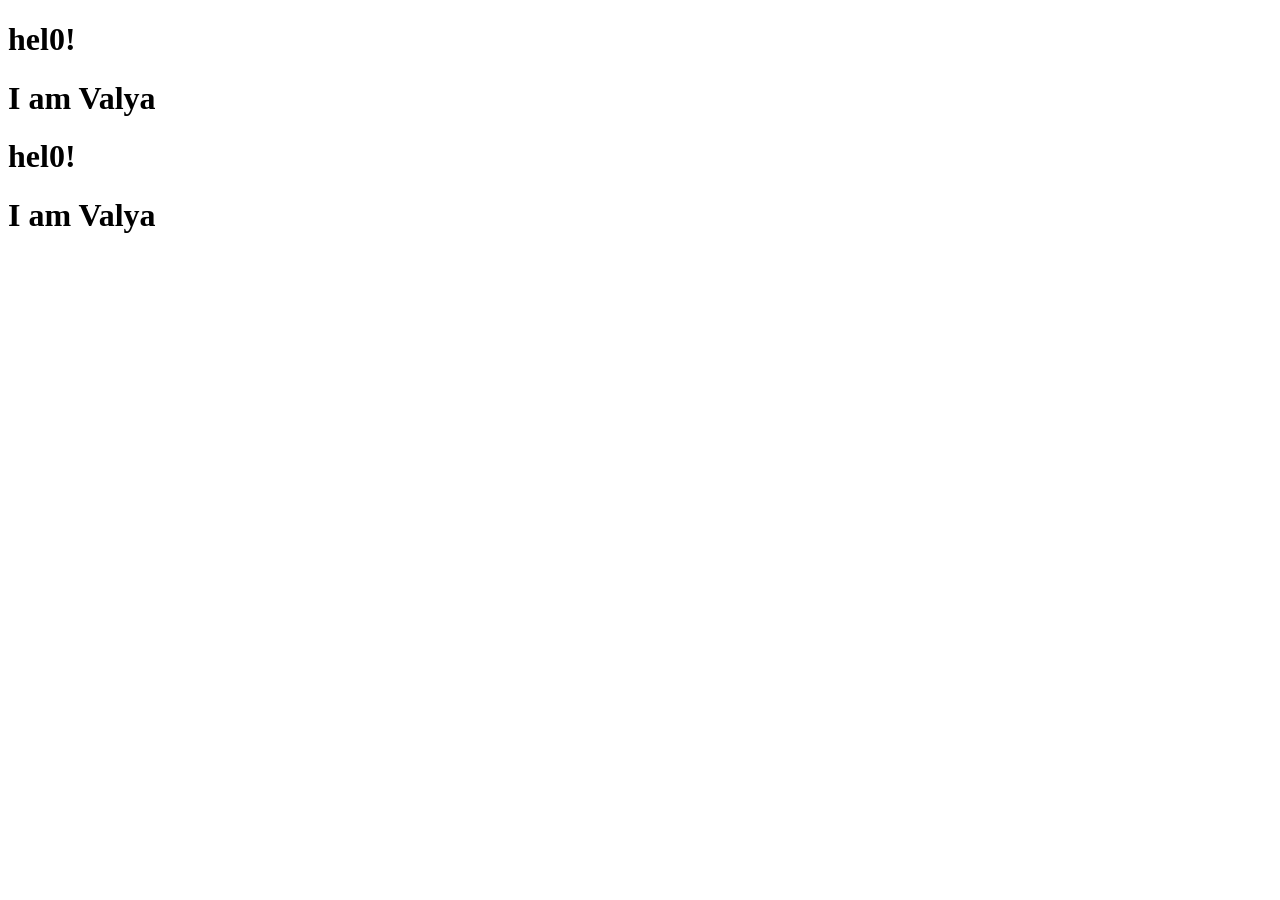
<file: лаб 1/index.html>
<!DOCTYPE html>
<html lang="en">

<head>
    <meta charset="UTF-8">
    <meta name="viewport" content="width=device-width, initial-scale=1.0">
    <title>book shop</title>
</head>

<body>
    <header>
        <h1>hel0!</h1>
        <h1>I am Valya</h1>
    </header>
    <main>
        <h1>hel0!</h1>
        <h1>I am Valya</h1>
    </main>
</body>

</html>
</file>
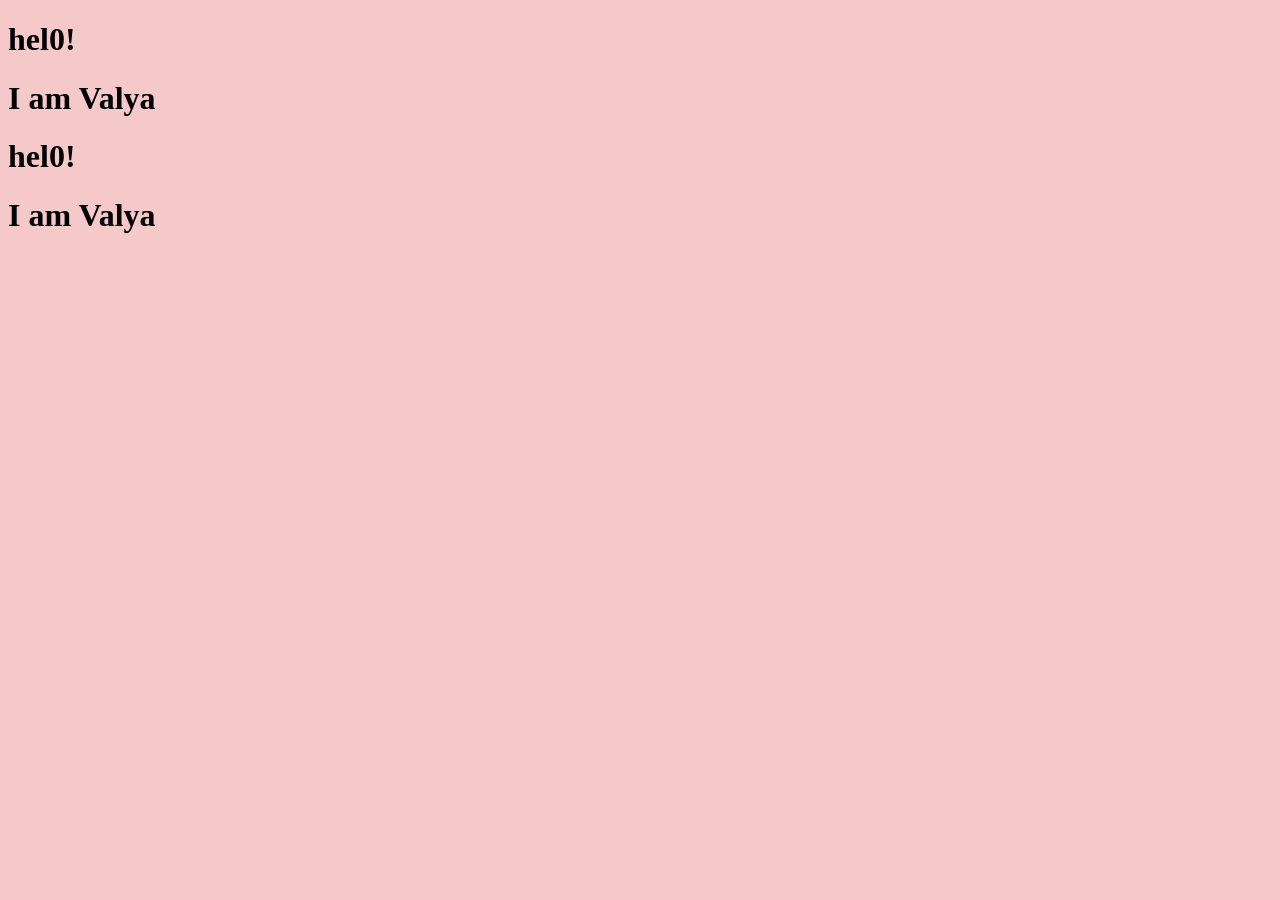
<file: лаб 2/index.html>
<!DOCTYPE html>
<html lang="en">

<head>
    <meta charset="UTF-8">
    <meta name="viewport" content="width=device-width, initial-scale=1.0">
    <link rel="stylesheet" href="styles.css">
    <title>book shop</title>
</head>

<body>
    <header>
        <h1>hel0!</h1>
        <h1>I am Valya</h1>
    </header>
    <main>
        <h1>hel0!</h1>
        <h1>I am Valya</h1>
    </main>
</body>

</html>
</file>
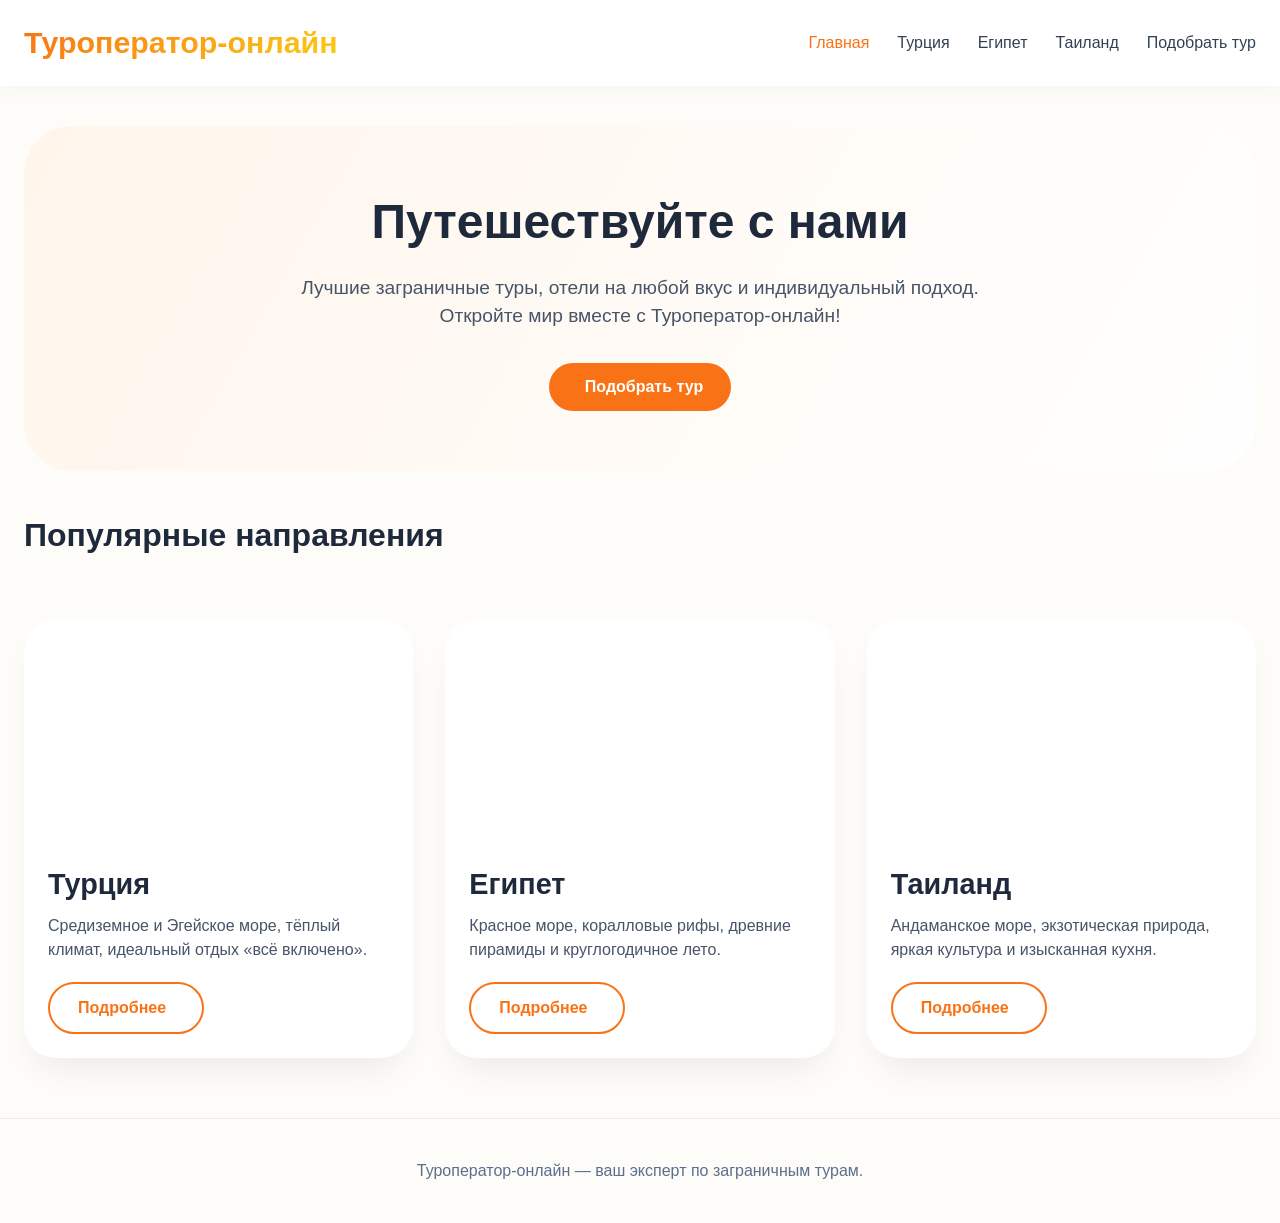
<file: лаб 1/1. главная.html>
<!DOCTYPE html>
<html lang="ru">
<head>
    <meta charset="UTF-8">
    <meta name="viewport" content="width=device-width, initial-scale=1.0">
    <title>Туроператор-онлайн | Главная</title>
    <style>
        * {
            margin: 0;
            padding: 0;
            box-sizing: border-box;
        }
        body {
            font-family: 'Inter', sans-serif;
            background: #fefcf9;
            color: #1e293b;
            line-height: 1.5;
        }
        .container {
            max-width: 1280px;
            margin: 0 auto;
            padding: 0 24px;
        }
        /* Шапка */
        header {
            background: white;
            box-shadow: 0 4px 20px rgba(0,0,0,0.03);
            position: sticky;
            top: 0;
            z-index: 100;
        }
        .navbar {
            display: flex;
            justify-content: space-between;
            align-items: center;
            padding: 20px 0;
            flex-wrap: wrap;
            gap: 20px;
        }
        .logo {
            font-size: 1.9rem;
            font-weight: 800;
            background: linear-gradient(135deg, #f97316, #facc15);
            -webkit-background-clip: text;
            background-clip: text;
            color: transparent;
        }
        .nav-links {
            display: flex;
            gap: 28px;
            list-style: none;
            flex-wrap: wrap;
        }
        .nav-links a {
            text-decoration: none;
            font-weight: 500;
            color: #334155;
            transition: 0.2s;
        }
        .nav-links a:hover, .nav-links a.active {
            color: #f97316;
        }
        /* Кнопки */
        .btn {
            display: inline-flex;
            align-items: center;
            gap: 8px;
            background: #f97316;
            color: white;
            font-weight: 600;
            padding: 12px 28px;
            border-radius: 40px;
            text-decoration: none;
            transition: all 0.3s;
            border: none;
            cursor: pointer;
        }
        .btn:hover {
            background: #ea580c;
            transform: translateY(-3px);
            box-shadow: 0 12px 20px rgba(249,115,22,0.25);
        }
        .btn-outline {
            background: transparent;
            border: 2px solid #f97316;
            color: #f97316;
        }
        .btn-outline:hover {
            background: #f97316;
            color: white;
        }
        /* Hero */
        .hero {
            background: linear-gradient(120deg, #fff5eb, #ffffff);
            border-radius: 48px;
            padding: 60px 40px;
            margin: 40px 0;
            text-align: center;
        }
        .hero h1 {
            font-size: 3rem;
            font-weight: 800;
            margin-bottom: 16px;
        }
        .hero p {
            font-size: 1.2rem;
            color: #475569;
            max-width: 700px;
            margin: 0 auto 32px;
        }
        /* Карточки стран */
        .countries-grid {
            display: grid;
            grid-template-columns: repeat(auto-fill, minmax(320px, 1fr));
            gap: 32px;
            margin: 60px 0;
        }
        .country-card {
            background: white;
            border-radius: 32px;
            overflow: hidden;
            box-shadow: 0 20px 35px -12px rgba(0,0,0,0.08);
            transition: 0.25s;
        }
        .country-card:hover {
            transform: translateY(-6px);
        }
        .card-img {
            height: 220px;
            background-size: cover;
            background-position: center;
        }
        .card-content {
            padding: 24px;
        }
        .card-content h3 {
            font-size: 1.8rem;
            margin-bottom: 8px;
        }
        .card-content p {
            color: #475569;
            margin-bottom: 20px;
        }
        .footer {
            text-align: center;
            padding: 40px 0;
            border-top: 1px solid #e9e9ef;
            margin-top: 60px;
            color: #5b6e8c;
        }
        @media (max-width: 768px) {
            .navbar { flex-direction: column; }
            .hero h1 { font-size: 2.2rem; }
        }
    </style>
</head>
<body>
<header>
    <div class="container">
        <div class="navbar">
            <div class="logo"><i class="fas fa-globe-americas"></i> Туроператор-онлайн</div>
            <ul class="nav-links">
                <li><a href="1. главная.html" class="active">Главная</a></li>
                <li><a href="2. Турция.html">Турция</a></li>
                <li><a href="3. Египет.html">Египет</a></li>
                <li><a href="4. Таиланд.html">Таиланд</a></li>
                <li><a href="5. Форма.html">Подобрать тур</a></li>
            </ul>
        </div>
    </div>
</header>

<main class="container">
    <div class="hero">
        <h1>Путешествуйте с нами</h1>
        <p>Лучшие заграничные туры, отели на любой вкус и индивидуальный подход. Откройте мир вместе с Туроператор-онлайн!</p>
        <a href="5. Форма.html" class="btn"><i class="fas fa-search"></i> Подобрать тур</a>
    </div>

    <h2 style="font-size: 2rem; margin-bottom: 24px;">Популярные направления</h2>
    <div class="countries-grid">
        <div class="country-card">
            <div class="card-img" style="background-image: url('https://avatars.mds.yandex.net/i?id=a7f4e8a0b67522e751880e9a002fef5c_l-4623308-images-thumbs&n=13');"></div>
            <div class="card-content">
                <h3>Турция</h3>
                <p>Средиземное и Эгейское море, тёплый климат, идеальный отдых «всё включено».</p>
                <a href="2. Турция.html" class="btn-outline btn">Подробнее <i class="fas fa-arrow-right"></i></a>
            </div>
        </div>
        <div class="country-card">
            <div class="card-img" style="background-image: url('https://www.flagman-travel.ru/upload/resize_cache/iblock/d02/1200_630_1/5epr5g0s2va2vqumv60ow3mzbdmqqspf.jpeg');"></div>
            <div class="card-content">
                <h3>Египет</h3>
                <p>Красное море, коралловые рифы, древние пирамиды и круглогодичное лето.</p>
                <a href="3. Египет.html" class="btn-outline btn">Подробнее <i class="fas fa-arrow-right"></i></a>
            </div>
        </div>
        <div class="country-card">
            <div class="card-img" style="background-image: url('https://i.pinimg.com/736x/1e/72/3c/1e723ce8b7f067c08e9da2542fea005e.jpg');"></div>
            <div class="card-content">
                <h3>Таиланд</h3>
                <p>Андаманское море, экзотическая природа, яркая культура и изысканная кухня.</p>
                <a href="4. Таиланд.html" class="btn-outline btn">Подробнее <i class="fas fa-arrow-right"></i></a>
            </div>
        </div>
    </div>
</main>

<div class="footer">
    <div class="container">
        <p>Туроператор-онлайн — ваш эксперт по заграничным турам.</p>
    </div>
</div>
</body>
</html>
</file>
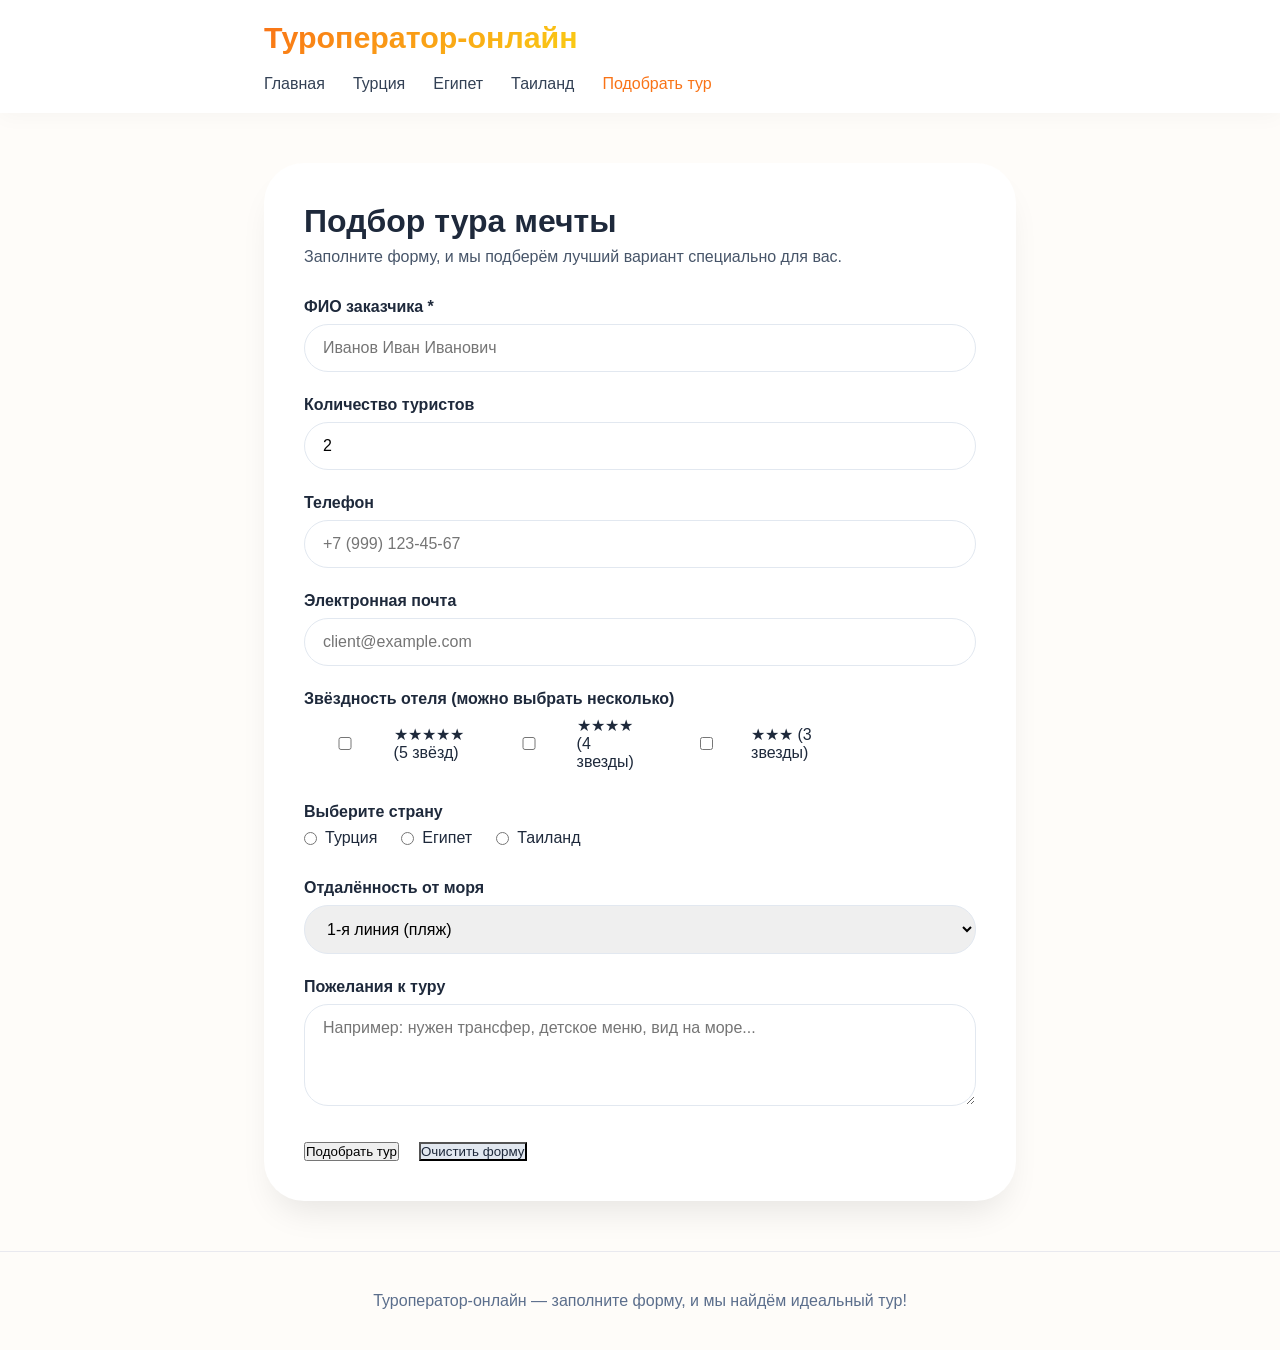
<file: лаб 1/5. Форма.html>
<!DOCTYPE html>
<html lang="ru">
<head>
    <meta charset="UTF-8">
    <meta name="viewport" content="width=device-width, initial-scale=1.0">
    <title>Подбор тура | Туроператор-онлайн</title>
    <style>
        * { margin: 0; padding: 0; box-sizing: border-box; }
        body { font-family: 'Inter', sans-serif; background: #fefcf9; color: #1e293b; }
        .container { max-width: 800px; margin: 0 auto; padding: 0 24px; }
        header { background: white; box-shadow: 0 4px 20px rgba(0,0,0,0.03); position: sticky; top: 0; z-index: 100; }
        .navbar { display: flex; justify-content: space-between; align-items: center; padding: 20px 0; flex-wrap: wrap; gap: 20px; }
        .logo { font-size: 1.9rem; font-weight: 800; background: linear-gradient(135deg, #f97316, #facc15); -webkit-background-clip: text; background-clip: text; color: transparent; }
        .nav-links { display: flex; gap: 28px; list-style: none; flex-wrap: wrap; }
        .nav-links a { text-decoration: none; font-weight: 500; color: #334155; transition: 0.2s; }
        .nav-links a:hover, .nav-links a.active { color: #f97316; }
        .form-card { background: white; border-radius: 40px; padding: 40px; margin: 50px 0; box-shadow: 0 20px 35px -12px rgba(0,0,0,0.1); }
        .form-group { margin-bottom: 24px; }
        label { font-weight: 600; display: block; margin-bottom: 8px; color: #1e293b; }
        input, select, textarea { width: 100%; padding: 14px 18px; border: 1px solid #e2e8f0; border-radius: 24px; font-family: inherit; font-size: 1rem; transition: 0.2s; }
        input:focus, select:focus, textarea:focus { outline: none; border-color: #f97316; box-shadow: 0 0 0 3px rgba(249,115,22,0.1); }
        .checkbox-group, .radio-group { display: flex; gap: 24px; flex-wrap: wrap; margin-top: 8px; }
        .checkbox-group label, .radio-group label { display: flex; align-items: center; gap: 8px; font-weight: normal; cursor: pointer; }
        .btn-group { display: flex; gap: 20px; flex-wrap: wrap; margin-top: 32px; }
        .btn-reset { background: #e2e8f0; color: #1e293b; }
        .btn-reset:hover { background: #cbd5e1; transform: none; box-shadow: none; }
        .footer { text-align: center; padding: 40px 0; border-top: 1px solid #e9e9ef; margin-top: 40px; color: #5b6e8c; }
        @media (max-width: 640px) { .form-card { padding: 24px; } }
    </style>
</head>
<body>
<header>
    <div class="container">
        <div class="navbar">
            <div class="logo"><i class="fas fa-globe-americas"></i> Туроператор-онлайн</div>
            <ul class="nav-links">
                <li><a href="1. главная.html">Главная</a></li>
                <li><a href="2. Турция.html">Турция</a></li>
                <li><a href="3. Египет.html">Египет</a></li>
                <li><a href="4. Таиланд.html">Таиланд</a></li>
                <li><a href="5. Форма.html" class="active">Подобрать тур</a></li>
            </ul>
        </div>
    </div>
</header>

<main class="container">
    <div class="form-card">
        <h2 style="font-size: 2rem; margin-bottom: 8px;"><i class="fas fa-search"></i> Подбор тура мечты</h2>
        <p style="margin-bottom: 32px; color: #475569;">Заполните форму, и мы подберём лучший вариант специально для вас.</p>

        <form id="tourForm">
            <!-- ФИО заказчика -->
            <div class="form-group">
                <label>ФИО заказчика *</label>
                <input type="text" id="fio" placeholder="Иванов Иван Иванович" required>
            </div>
            <!-- Количество туристов -->
            <div class="form-group">
                <label>Количество туристов</label>
                <input type="number" id="tourists" min="1" value="2">
            </div>
            <!-- Телефон -->
            <div class="form-group">
                <label>Телефон</label>
                <input type="tel" id="phone" placeholder="+7 (999) 123-45-67">
            </div>
            <!-- Email -->
            <div class="form-group">
                <label>Электронная почта</label>
                <input type="email" id="email" placeholder="client@example.com">
            </div>

            <!-- флажки: звездность отеля (5,4,3) -->
            <div class="form-group">
                <label>Звёздность отеля (можно выбрать несколько)</label>
                <div class="checkbox-group">
                    <label><input type="checkbox" name="stars" value="5"> ★★★★★ (5 звёзд)</label>
                    <label><input type="checkbox" name="stars" value="4"> ★★★★ (4 звезды)</label>
                    <label><input type="checkbox" name="stars" value="3"> ★★★ (3 звезды)</label>
                </div>
            </div>

            <!-- селекторные переключатели: страна (radio) -->
            <div class="form-group">
                <label>Выберите страну</label>
                <div class="radio-group">
                    <label><input type="radio" name="country" value="Турция"> Турция</label>
                    <label><input type="radio" name="country" value="Египет"> Египет</label>
                    <label><input type="radio" name="country" value="Таиланд"> Таиланд</label>
                </div>
            </div>

            <!-- выпадающий список: отдаленность от моря -->
            <div class="form-group">
                <label>Отдалённость от моря</label>
                <select id="distance">
                    <option value="1-я линия">1-я линия (пляж)</option>
                    <option value="2-я линия">2-я линия (до 500 м)</option>
                    <option value="3-я линия">3-я линия (более 500 м)</option>
                </select>
            </div>

            <!-- многострочное поле: Пожелания к туру -->
            <div class="form-group">
                <label>Пожелания к туру</label>
                <textarea id="wishes" rows="4" placeholder="Например: нужен трансфер, детское меню, вид на море..."></textarea>
            </div>

            <!-- кнопки -->
            <div class="btn-group">
                <button type="button" class="btn" id="submitBtn"><i class="fas fa-plane-departure"></i> Подобрать тур</button>
                <button type="button" class="btn btn-reset" id="resetBtn"><i class="fas fa-undo-alt"></i> Очистить форму</button>
            </div>
        </form>
    </div>
</main>

<div class="footer">
    <div class="container">
        <p>Туроператор-онлайн — заполните форму, и мы найдём идеальный тур!</p>
    </div>
</div>

<script>
    // Функция очистки формы
    function resetForm() {
        document.getElementById('fio').value = '';
        document.getElementById('tourists').value = '2';
        document.getElementById('phone').value = '';
        document.getElementById('email').value = '';
        const checkboxes = document.querySelectorAll('input[name="stars"]');
        checkboxes.forEach(cb => cb.checked = false);
        const radios = document.querySelectorAll('input[name="country"]');
        radios.forEach(radio => radio.checked = false);
        document.getElementById('distance').selectedIndex = 0;
        document.getElementById('wishes').value = '';
    }

    // Функция сбора данных и вывода alert
    function submitForm() {
        const fio = document.getElementById('fio').value.trim();
        if (!fio) {
            alert('Пожалуйста, укажите ФИО заказчика.');
            return;
        }
        const tourists = document.getElementById('tourists').value;
        const phone = document.getElementById('phone').value;
        const email = document.getElementById('email').value;
        
        // выбранные звезды
        const starsChecked = Array.from(document.querySelectorAll('input[name="stars"]:checked')).map(cb => cb.value);
        const starsText = starsChecked.length ? starsChecked.join(', ') : 'не выбрано';
        
        // выбранная страна (radio)
        let selectedCountry = '';
        const countryRadio = document.querySelector('input[name="country"]:checked');
        if (countryRadio) selectedCountry = countryRadio.value;
        else selectedCountry = 'не выбрана';
        
        const distance = document.getElementById('distance').value;
        const wishes = document.getElementById('wishes').value;
        
        const message = `🔹 ЗАЯВКА НА ПОДБОР ТУРА 🔹
        \nФИО: ${fio}
        \nКол-во туристов: ${tourists}
        \nТелефон: ${phone || 'не указан'}
        \nEmail: ${email || 'не указан'}
        \nЗвёздность: ${starsText}
        \nСтрана: ${selectedCountry}
        \nУдалённость от моря: ${distance}
        \nПожелания: ${wishes || '—'}
        \n\nСпасибо! Менеджер свяжется с вами.`;
        
        alert(message);
    }
    
    document.getElementById('submitBtn').addEventListener('click', submitForm);
    document.getElementById('resetBtn').addEventListener('click', resetForm);
</script>
</body>
</html>
</file>
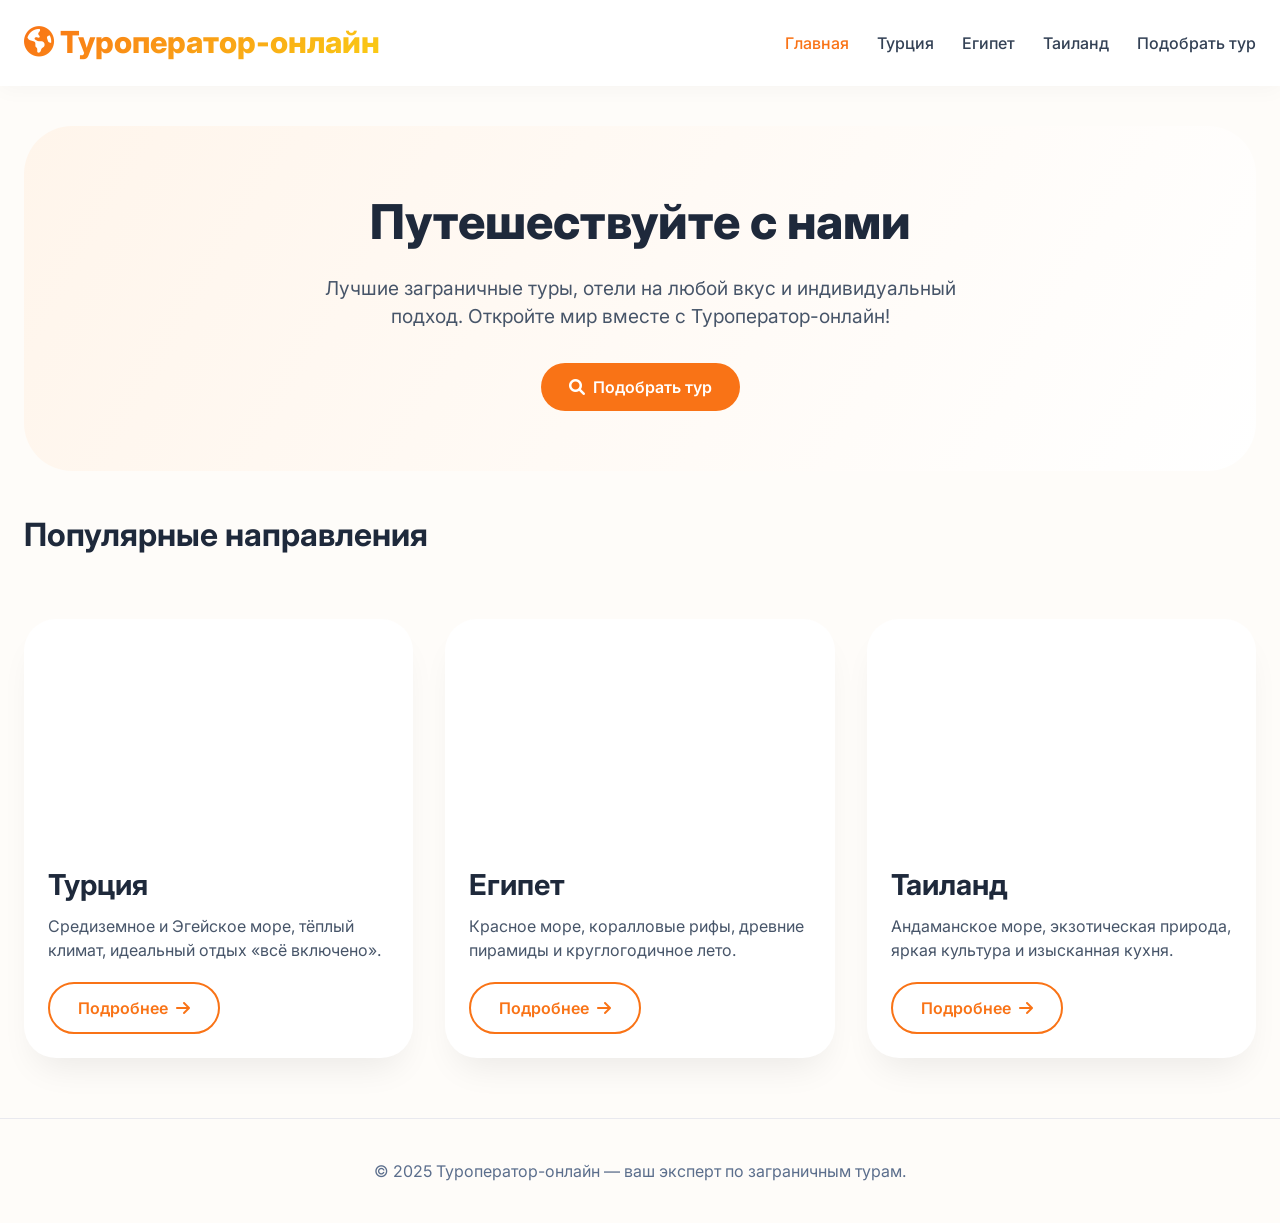
<file: лаб 1/главная.html>
<!DOCTYPE html>
<html lang="ru">
<head>
    <meta charset="UTF-8">
    <meta name="viewport" content="width=device-width, initial-scale=1.0">
    <title>Туроператор-онлайн</title>
    <link href="https://fonts.googleapis.com/css2?family=Inter:opsz,wght@14..32,300;400;500;600;700;800&display=swap" rel="stylesheet">
    <link rel="stylesheet" href="https://cdnjs.cloudflare.com/ajax/libs/font-awesome/6.0.0-beta3/css/all.min.css">
    <style>
        * {
            margin: 0;
            padding: 0;
            box-sizing: border-box;
        }
        body {
            font-family: 'Inter', sans-serif;
            background: #fefcf9;
            color: #1e293b;
            line-height: 1.5;
        }
        .container {
            max-width: 1280px;
            margin: 0 auto;
            padding: 0 24px;
        }
        /* Шапка */
        header {
            background: white;
            box-shadow: 0 4px 20px rgba(0,0,0,0.03);
            position: sticky;
            top: 0;
            z-index: 100;
        }
        .navbar {
            display: flex;
            justify-content: space-between;
            align-items: center;
            padding: 20px 0;
            flex-wrap: wrap;
            gap: 20px;
        }
        .logo {
            font-size: 1.9rem;
            font-weight: 800;
            background: linear-gradient(135deg, #f97316, #facc15);
            -webkit-background-clip: text;
            background-clip: text;
            color: transparent;
        }
        .nav-links {
            display: flex;
            gap: 28px;
            list-style: none;
            flex-wrap: wrap;
        }
        .nav-links a {
            text-decoration: none;
            font-weight: 500;
            color: #334155;
            transition: 0.2s;
        }
        .nav-links a:hover, .nav-links a.active {
            color: #f97316;
        }
        /* Кнопки */
        .btn {
            display: inline-flex;
            align-items: center;
            gap: 8px;
            background: #f97316;
            color: white;
            font-weight: 600;
            padding: 12px 28px;
            border-radius: 40px;
            text-decoration: none;
            transition: all 0.3s;
            border: none;
            cursor: pointer;
        }
        .btn:hover {
            background: #ea580c;
            transform: translateY(-3px);
            box-shadow: 0 12px 20px rgba(249,115,22,0.25);
        }
        .btn-outline {
            background: transparent;
            border: 2px solid #f97316;
            color: #f97316;
        }
        .btn-outline:hover {
            background: #f97316;
            color: white;
        }
        /* Hero */
        .hero {
            background: linear-gradient(120deg, #fff5eb, #ffffff);
            border-radius: 48px;
            padding: 60px 40px;
            margin: 40px 0;
            text-align: center;
        }
        .hero h1 {
            font-size: 3rem;
            font-weight: 800;
            margin-bottom: 16px;
        }
        .hero p {
            font-size: 1.2rem;
            color: #475569;
            max-width: 700px;
            margin: 0 auto 32px;
        }
        /* Карточки стран */
        .countries-grid {
            display: grid;
            grid-template-columns: repeat(auto-fill, minmax(320px, 1fr));
            gap: 32px;
            margin: 60px 0;
        }
        .country-card {
            background: white;
            border-radius: 32px;
            overflow: hidden;
            box-shadow: 0 20px 35px -12px rgba(0,0,0,0.08);
            transition: 0.25s;
        }
        .country-card:hover {
            transform: translateY(-6px);
        }
        .card-img {
            height: 220px;
            background-size: cover;
            background-position: center;
        }
        .card-content {
            padding: 24px;
        }
        .card-content h3 {
            font-size: 1.8rem;
            margin-bottom: 8px;
        }
        .card-content p {
            color: #475569;
            margin-bottom: 20px;
        }
        .footer {
            text-align: center;
            padding: 40px 0;
            border-top: 1px solid #e9e9ef;
            margin-top: 60px;
            color: #5b6e8c;
        }
        @media (max-width: 768px) {
            .navbar { flex-direction: column; }
            .hero h1 { font-size: 2.2rem; }
        }
    </style>
</head>
<body>
<header>
    <div class="container">
        <div class="navbar">
            <div class="logo"><i class="fas fa-globe-americas"></i> Туроператор-онлайн</div>
            <ul class="nav-links">
                <li><a href="index.html" class="active">Главная</a></li>
                <li><a href="turkey.html">Турция</a></li>
                <li><a href="egypt.html">Египет</a></li>
                <li><a href="thailand.html">Таиланд</a></li>
                <li><a href="form.html">Подобрать тур</a></li>
            </ul>
        </div>
    </div>
</header>

<main class="container">
    <div class="hero">
        <h1>Путешествуйте с нами</h1>
        <p>Лучшие заграничные туры, отели на любой вкус и индивидуальный подход. Откройте мир вместе с Туроператор-онлайн!</p>
        <a href="form.html" class="btn"><i class="fas fa-search"></i> Подобрать тур</a>
    </div>

    <h2 style="font-size: 2rem; margin-bottom: 24px;">Популярные направления</h2>
    <div class="countries-grid">
        <div class="country-card">
            <div class="card-img" style="background-image: url('https://images.pexels.com/photos/1308940/beach-sunset-turkey-1308940.jpeg?auto=compress&cs=tinysrgb&w=600');"></div>
            <div class="card-content">
                <h3>Турция</h3>
                <p>Средиземное и Эгейское море, тёплый климат, идеальный отдых «всё включено».</p>
                <a href="turkey.html" class="btn-outline btn">Подробнее <i class="fas fa-arrow-right"></i></a>
            </div>
        </div>
        <div class="country-card">
            <div class="card-img" style="background-image: url('https://images.pexels.com/photos/2166927/pexels-photo-2166927.jpeg?auto=compress&cs=tinysrgb&w=600');"></div>
            <div class="card-content">
                <h3>Египет</h3>
                <p>Красное море, коралловые рифы, древние пирамиды и круглогодичное лето.</p>
                <a href="egypt.html" class="btn-outline btn">Подробнее <i class="fas fa-arrow-right"></i></a>
            </div>
        </div>
        <div class="country-card">
            <div class="card-img" style="background-image: url('https://images.pexels.com/photos/1008203/phuket-thailand-beach-1008203.jpeg?auto=compress&cs=tinysrgb&w=600');"></div>
            <div class="card-content">
                <h3>Таиланд</h3>
                <p>Андаманское море, экзотическая природа, яркая культура и изысканная кухня.</p>
                <a href="thailand.html" class="btn-outline btn">Подробнее <i class="fas fa-arrow-right"></i></a>
            </div>
        </div>
    </div>
</main>

<div class="footer">
    <div class="container">
        <p>© 2025 Туроператор-онлайн — ваш эксперт по заграничным турам.</p>
    </div>
</div>
</body>
</html>
</file>
<file: лаб 2/styles.css>
body {
    background: rgb(245, 201, 201);
}
</file>
